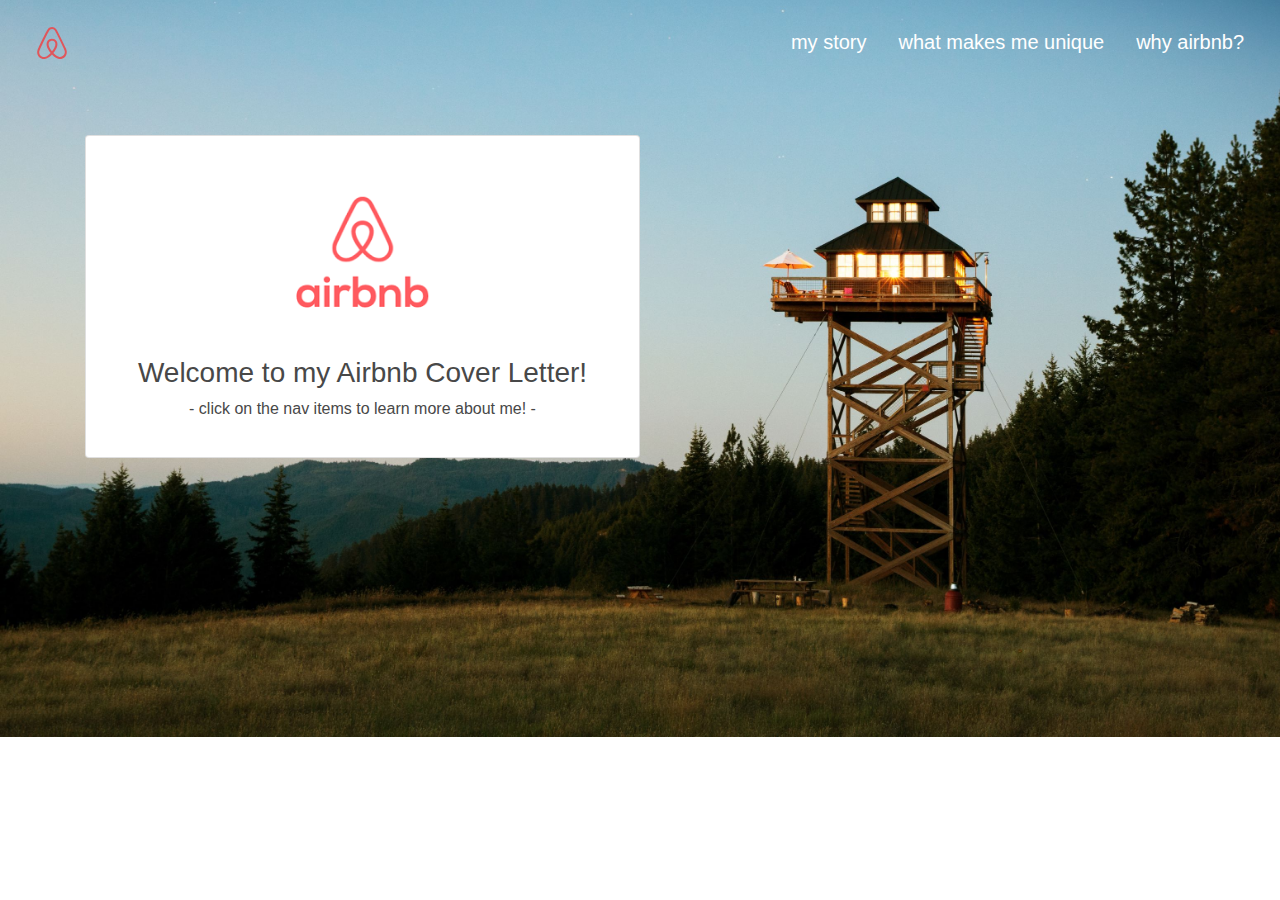
<file: index.html>
<!DOCTYPE html>
<html>
  <head>
    <title>Megha's Cover Letter</title>
    <link rel="stylesheet" type="text/css" href="./main.css">
    <link rel="stylesheet" href="https://maxcdn.bootstrapcdn.com/bootstrap/4.0.0/css/bootstrap.min.css" integrity="sha384-Gn5384xqQ1aoWXA+058RXPxPg6fy4IWvTNh0E263XmFcJlSAwiGgFAW/dAiS6JXm" crossorigin="anonymous">

  </head>
  <body>
    <ul>
      <li><a href="index.html"><img src="./airbnb-seeklogo.com.svg"></a></li>
      <li><a href="story.html">my story</a></li>
      <li><a href="unique.html">what makes me unique </a></li>
      <li><a href="why.html">why airbnb?</a></li>
    </ul>

    <div class="container">
    <div class="card">
        <div class="card-body">
          <img src="logo.png" style="width: 200px; height: 200px;"/>
          <h3>Welcome to my Airbnb Cover Letter!</h3>
          <p>- click on the nav items to learn more about me! -</p>
        </div>
    </div>
    </div>
  </body>
</html>
</file>
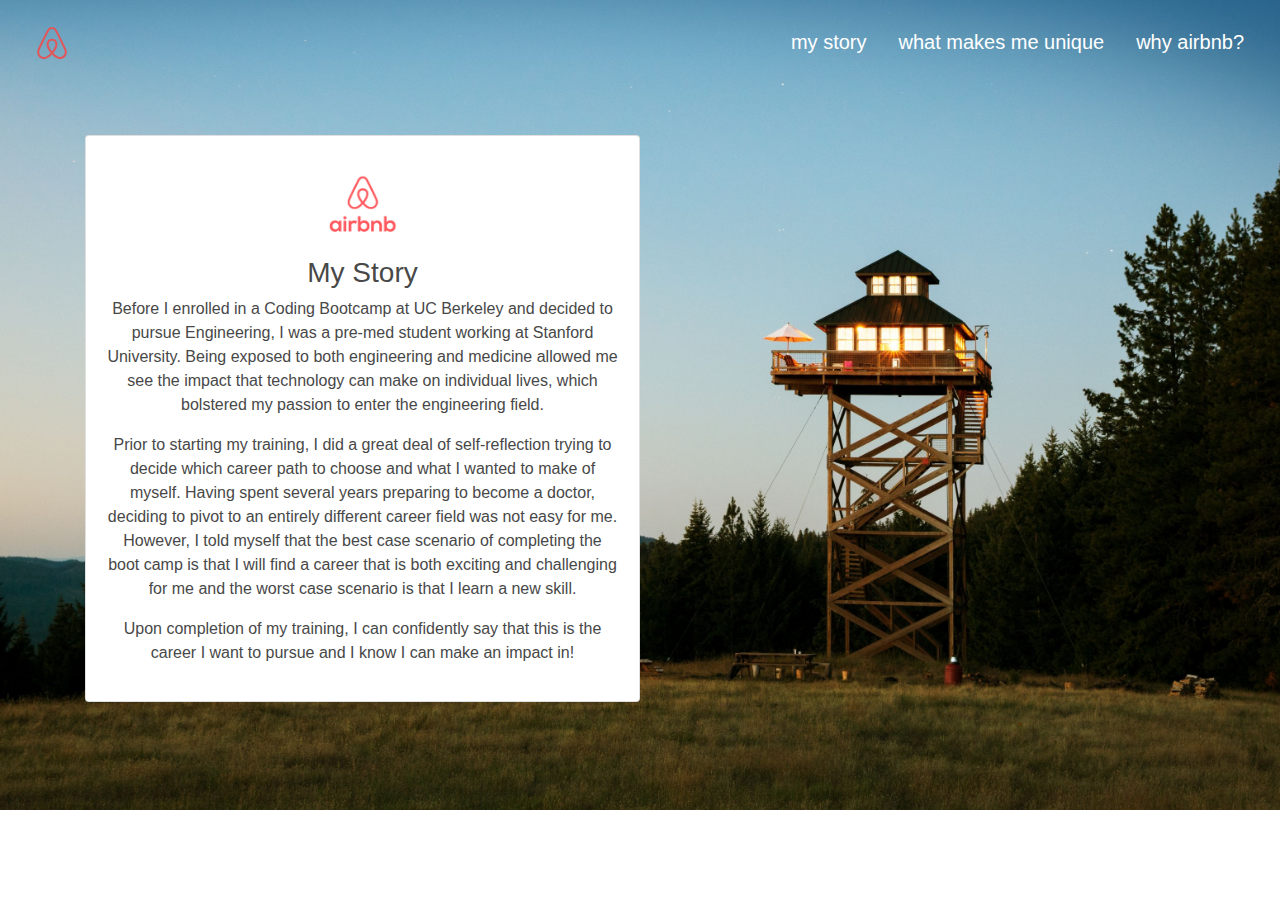
<file: story.html>
<!DOCTYPE html>
<html>
  <head>
    <title>Megha's Cover Letter</title>
    <link rel="stylesheet" type="text/css" href="./main.css">
    <link rel="stylesheet" href="https://maxcdn.bootstrapcdn.com/bootstrap/4.0.0/css/bootstrap.min.css" integrity="sha384-Gn5384xqQ1aoWXA+058RXPxPg6fy4IWvTNh0E263XmFcJlSAwiGgFAW/dAiS6JXm" crossorigin="anonymous">

  </head>
  <body>
    <ul>
      <li><a href="index.html"><img src="./airbnb-seeklogo.com.svg"></a></li>
      <li><a href="story.html">my story</a></li>
      <li><a href="unique.html">what makes me unique </a></li>
      <li><a href="why.html">why airbnb?</a></li>
    </ul>

    <div class="container">
    <div class="card">
        <div class="card-body">
          <img src="logo.png" style="width: 100px; height: 100px;"/>
          <h3>My Story</h3>
          <p>Before I enrolled in a Coding Bootcamp at UC Berkeley and decided to pursue Engineering, I was a pre-med student working at Stanford University. Being exposed to both engineering and medicine allowed me see the impact that technology can make on individual lives, which bolstered my passion to enter the engineering field.</p><p>Prior to starting my training, I did a great deal of self-reflection trying to decide which career path to choose and what I wanted to make of myself. Having spent several years preparing to become a doctor, deciding to pivot to an entirely different career field was not easy for me. However, I told myself that the best case scenario of completing the boot camp is that I will find a career that is both exciting and challenging for me and the worst case scenario is that I learn a new skill.</p><p>Upon completion of my training, I can confidently say that this is the career I want to pursue and I know I can make an impact in!</p>
        </div>
    </div>
    </div>
  </body>
</html>
</file>
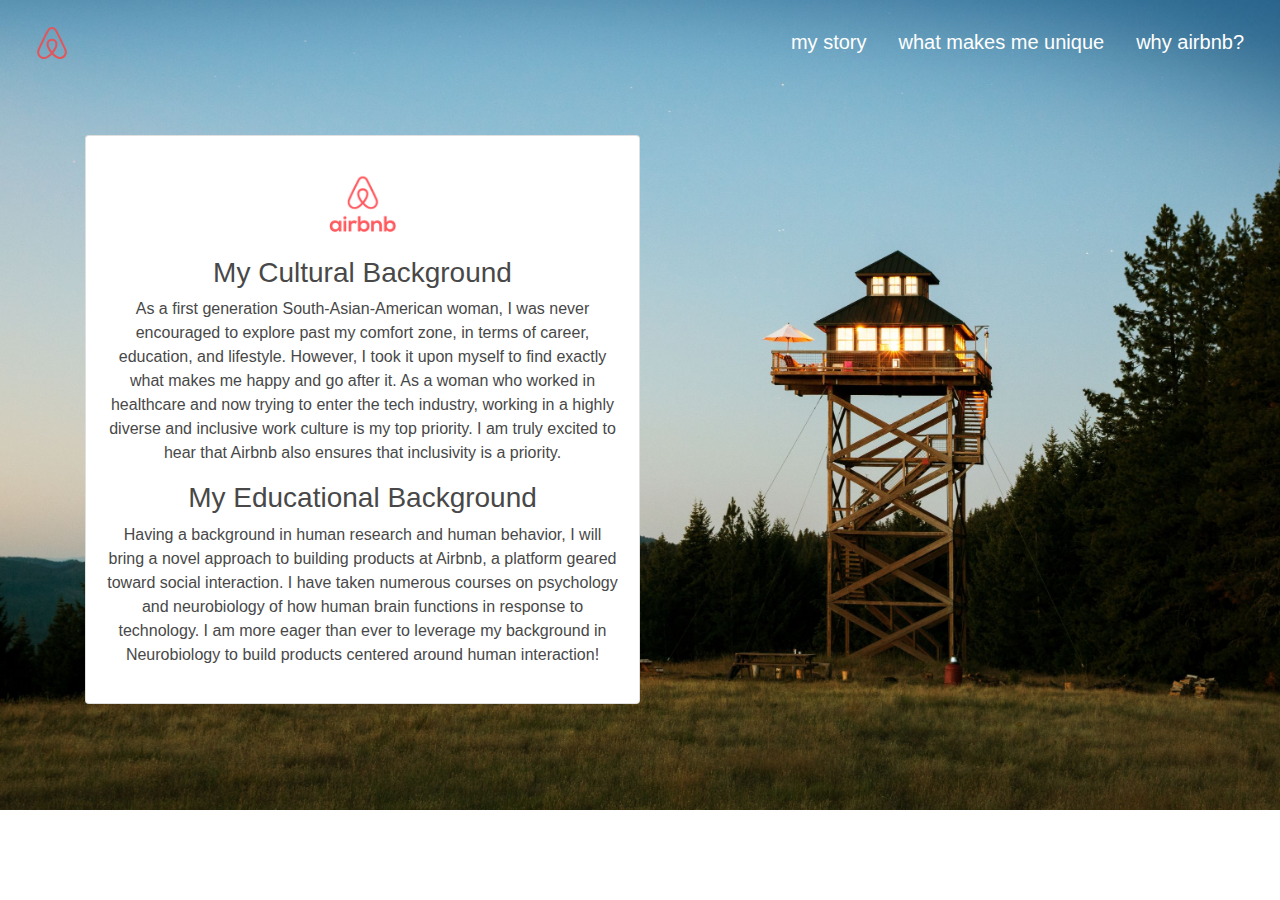
<file: unique.html>
<!DOCTYPE html>
<html>
  <head>
    <title>Megha's Cover Letter</title>
    <link rel="stylesheet" type="text/css" href="./main.css">
    <link rel="stylesheet" href="https://maxcdn.bootstrapcdn.com/bootstrap/4.0.0/css/bootstrap.min.css" integrity="sha384-Gn5384xqQ1aoWXA+058RXPxPg6fy4IWvTNh0E263XmFcJlSAwiGgFAW/dAiS6JXm" crossorigin="anonymous">

  </head>
  <body>
    <ul>
      <li><a href="index.html"><img src="./airbnb-seeklogo.com.svg"></a></li>
      <li><a href="story.html">my story</a></li>
      <li><a href="unique.html">what makes me unique </a></li>
      <li><a href="why.html">why airbnb?</a></li>
    </ul>

    <div class="container">
    <div class="card">
        <div class="card-body">
          <img src="logo.png" style="width: 100px; height: 100px;"/>
          <h3>My Cultural Background</h3>
          <p>As a first generation South-Asian-American woman, I was never encouraged to explore past my comfort zone, in terms of career, education, and lifestyle. However, I took it upon myself to find exactly what makes me happy and go after it. As a woman who worked in healthcare and now trying to enter the tech industry, working in a highly diverse and inclusive work culture is my top priority. I am truly excited to hear that Airbnb also ensures that inclusivity is a priority.</p>
          <h3>My Educational Background</h3>  
          <p>Having a background in human research and human behavior, I will bring a novel approach to building products at Airbnb, a platform geared toward social interaction. I have taken numerous courses on psychology and neurobiology of how human brain functions in response to technology. I am more eager than ever to leverage my background in Neurobiology to build products centered around human interaction!</p>
        </div>
    </div>
    </div>
  </body>
</html>
</file>
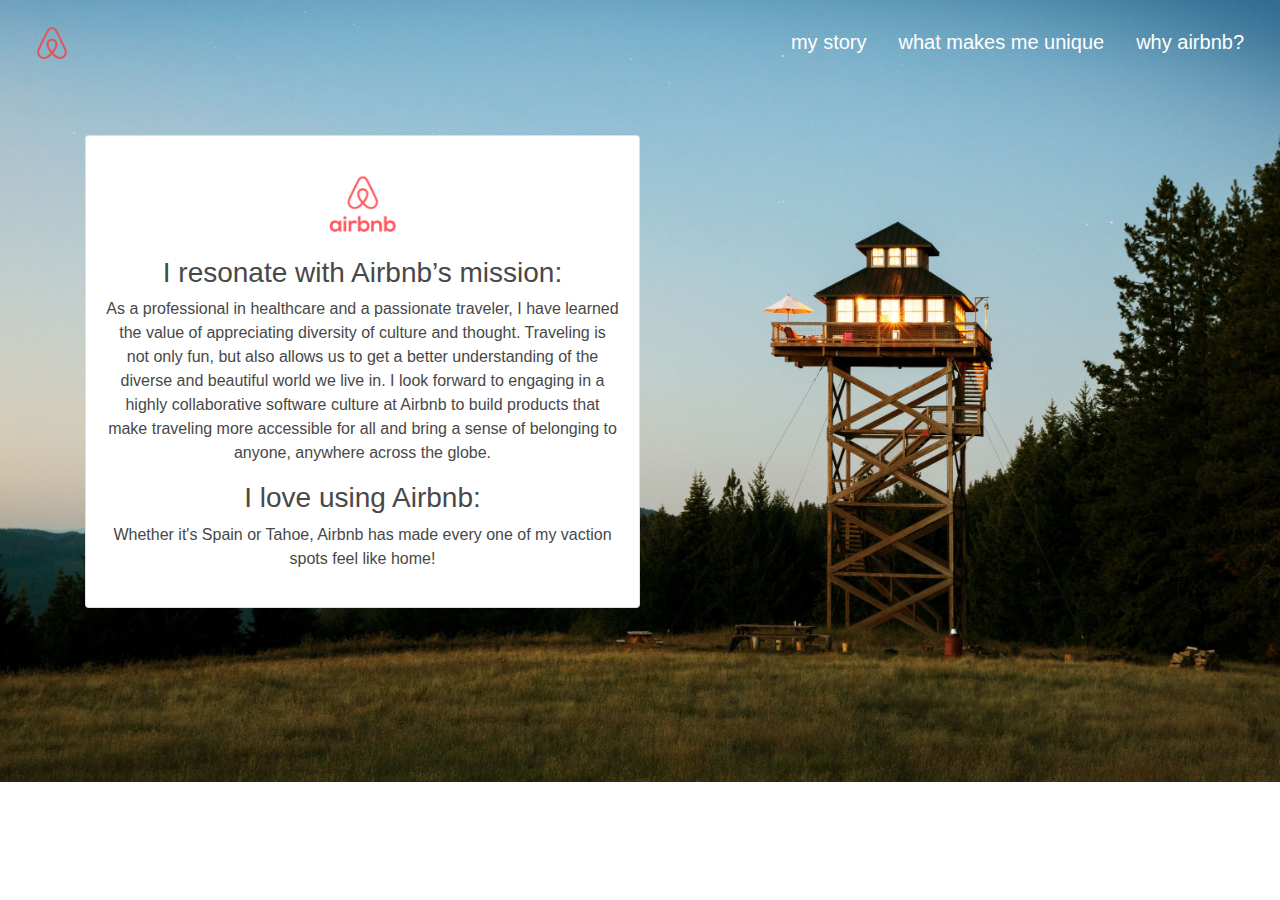
<file: why.html>
<!DOCTYPE html>
<html>
  <head>
    <title>Megha's Cover Letter</title>
    <link rel="stylesheet" type="text/css" href="./main.css">
    <link rel="stylesheet" href="https://maxcdn.bootstrapcdn.com/bootstrap/4.0.0/css/bootstrap.min.css" integrity="sha384-Gn5384xqQ1aoWXA+058RXPxPg6fy4IWvTNh0E263XmFcJlSAwiGgFAW/dAiS6JXm" crossorigin="anonymous">

  </head>
  <body>
    <ul>
      <li><a href="index.html"><img src="./airbnb-seeklogo.com.svg"></a></li>
      <li><a href="story.html">my story</a></li>
      <li><a href="unique.html">what makes me unique </a></li>
      <li><a href="why.html">why airbnb?</a></li>
    </ul>

    <div class="container">
    <div class="card">
        <div class="card-body">
          <img src="logo.png" style="width: 100px; height: 100px;"/>
          <h3>I resonate with Airbnb’s mission:</h3>
          <p>As a professional in healthcare and a passionate traveler, I have learned the value of appreciating diversity of culture and thought. Traveling is not only fun, but also allows us to get a better understanding of the diverse and beautiful world we live in. I look forward to engaging in a highly collaborative software culture at Airbnb to build products that make traveling more accessible for all and bring a sense of belonging to anyone, anywhere across the globe.</p>
          <h3>I love using Airbnb:</h3>
          <p>Whether it's Spain or Tahoe, Airbnb has made every one of my vaction spots feel like home!</p>
        </div>
    </div>
    </div>
  </body>
</html>
</file>
<file: main.css>
img{
  width: 32px;
  height: 32px;
}
body {
  background-image: url("airbnb.jpg");
  background-size: 100%;
  background-position: center;
  background-repeat: no-repeat;
  background-position: 100% 30%;
}
.card {
  margin-top: 50px;
  width: 50%;
  font-family: Cereal, Helvetica Neue, Helvetica, Arial, sans-serif !important;
  color: #484848;
  text-align: center;

}
ul{
  display: flex;
  list-style-type: none;
  align-items: center;
  margin: 10px;
  padding: 10px;
}
li {
  font-family: Cereal, Helvetica Neue, Helvetica, Arial, sans-serif !important;
  /* font-family: Circular,-apple-system,BlinkMacSystemFont,Roboto,Helvetica Neue,sans-serif !important; */
  font-weight: 400;
  /* letter-spacing: -0.8px; */
  font-size: 20px;
  
}

a {
  color: rgb(255, 255, 255);
}
li a{
  text-decoration: none; 
}

li a:link{
  color: rgb(255, 255, 255);
}
 li a:visited{
  color: rgb(255, 255, 255)
} 

li{
  padding: 16px;
}
li:first-child{
  margin-right: auto;
}
/* li:not(:first-child) a:hover{
  border-bottom: 2px solid rgb(255, 255, 255);
} */
</file>
